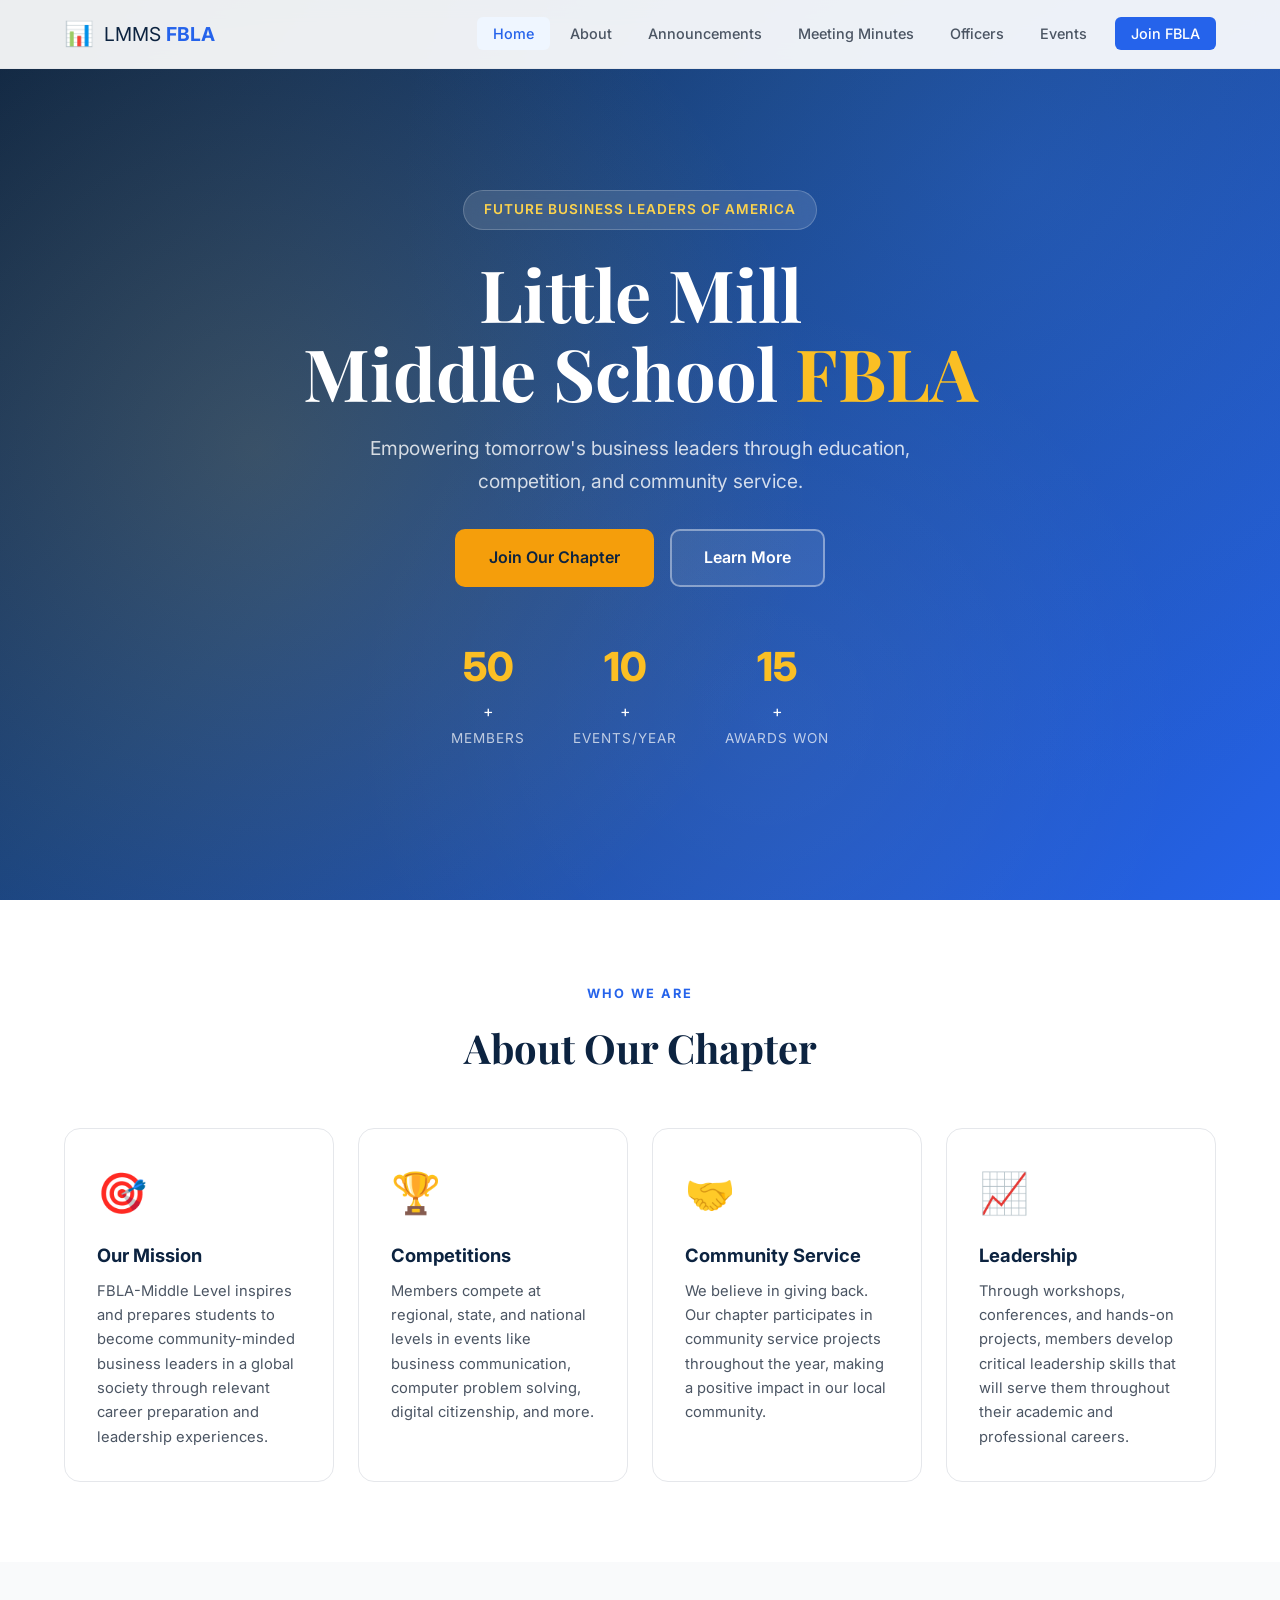
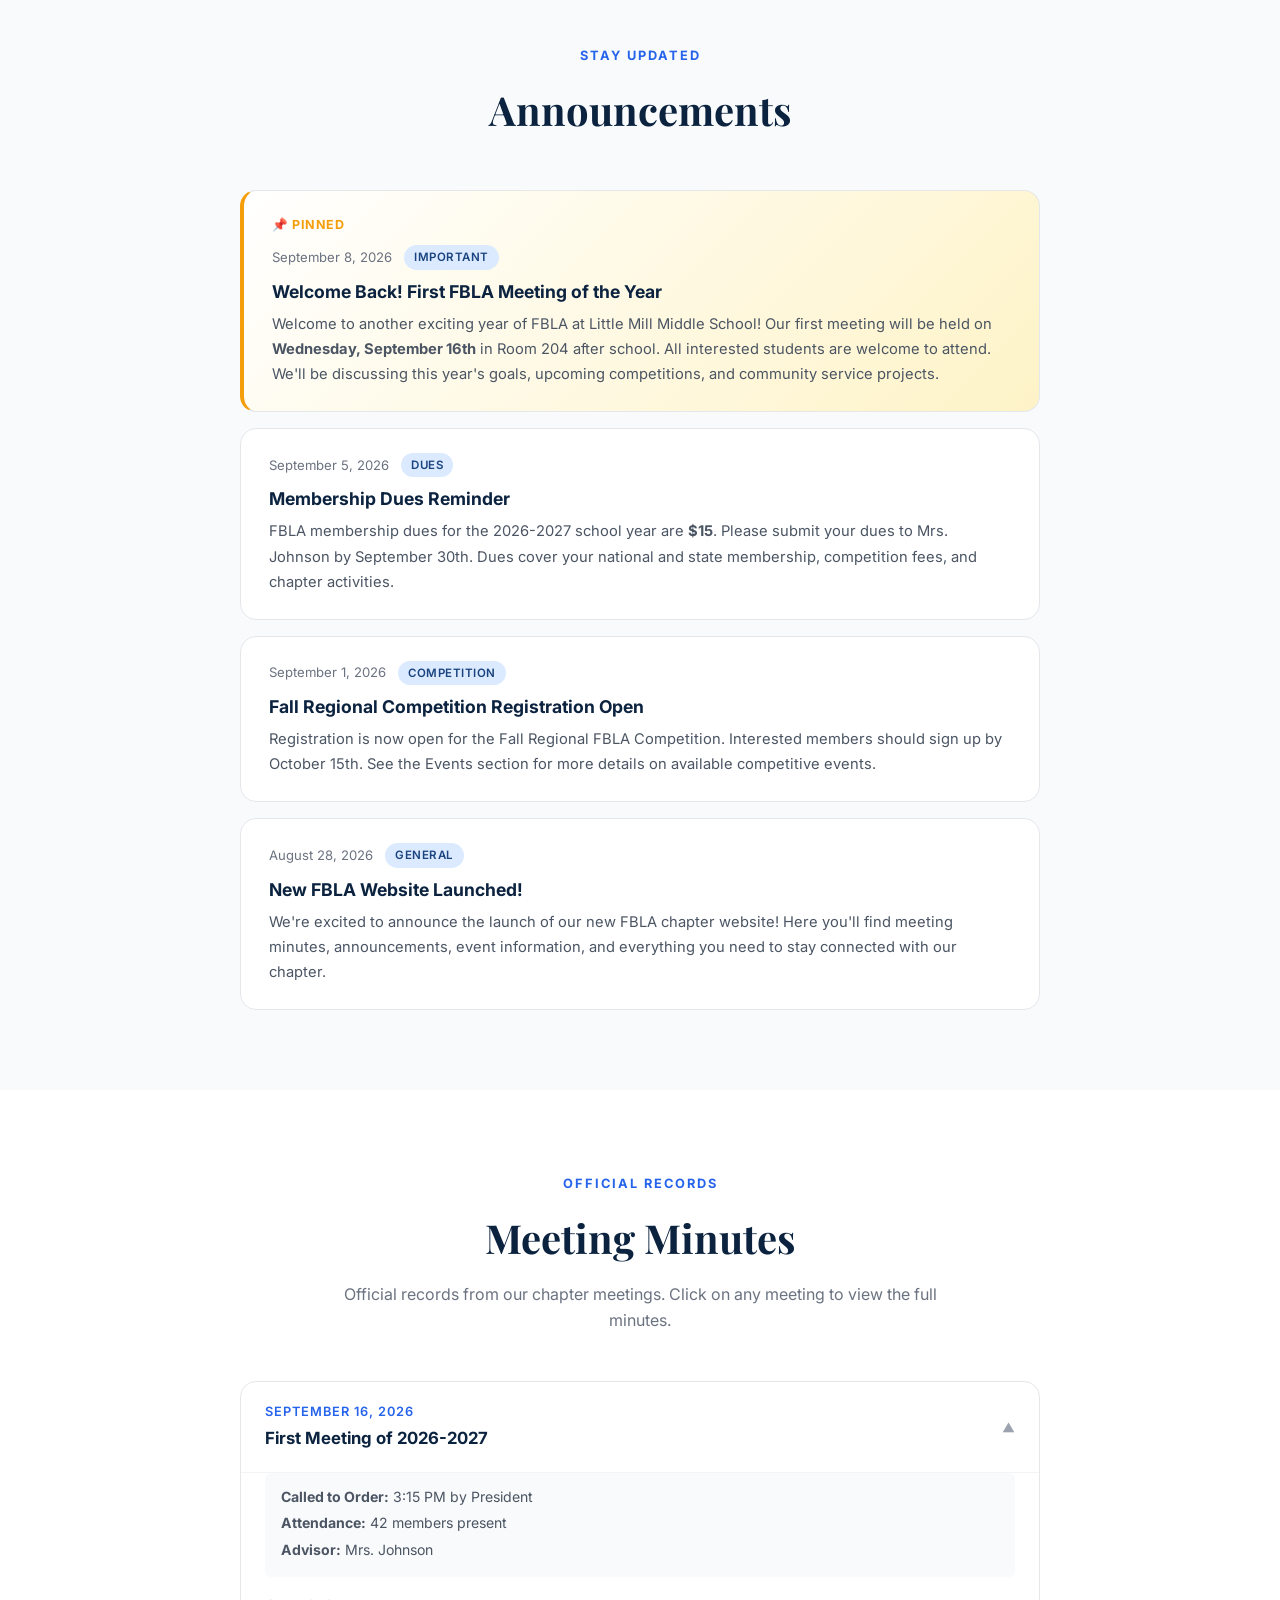
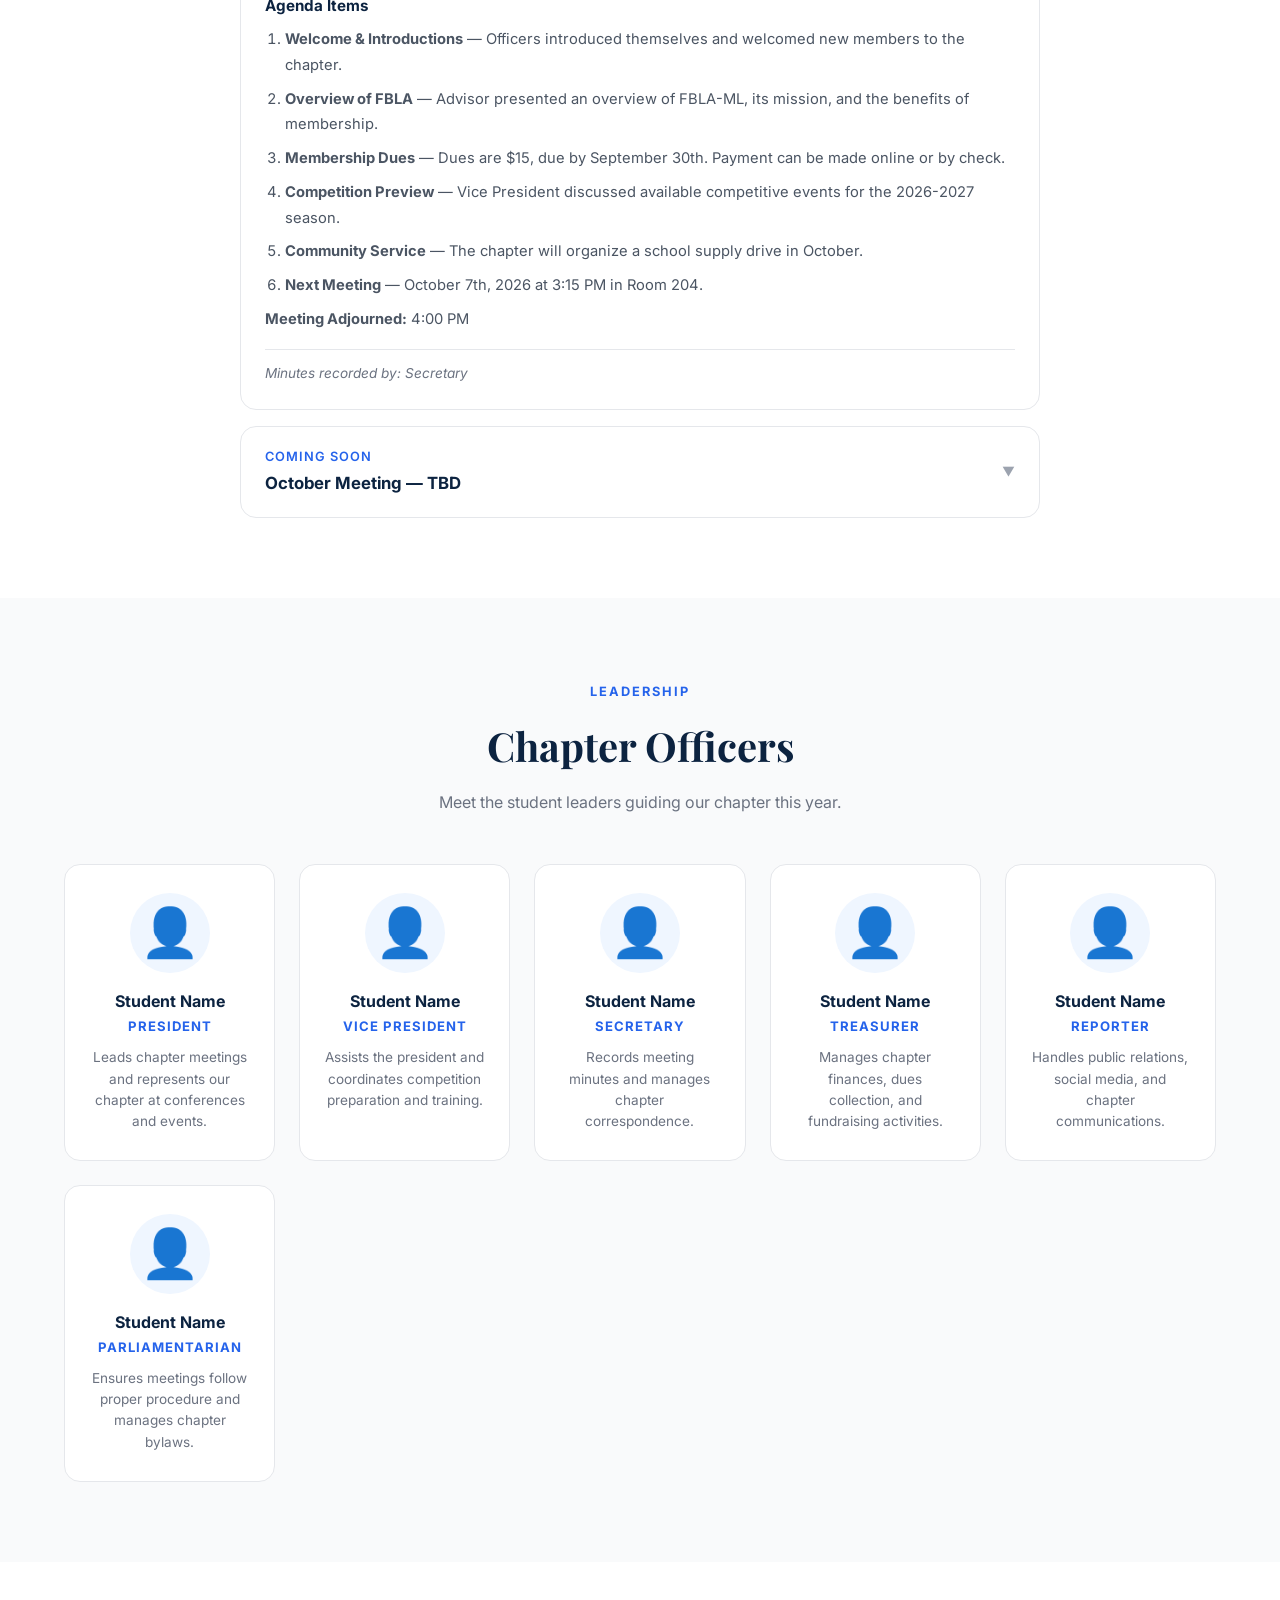
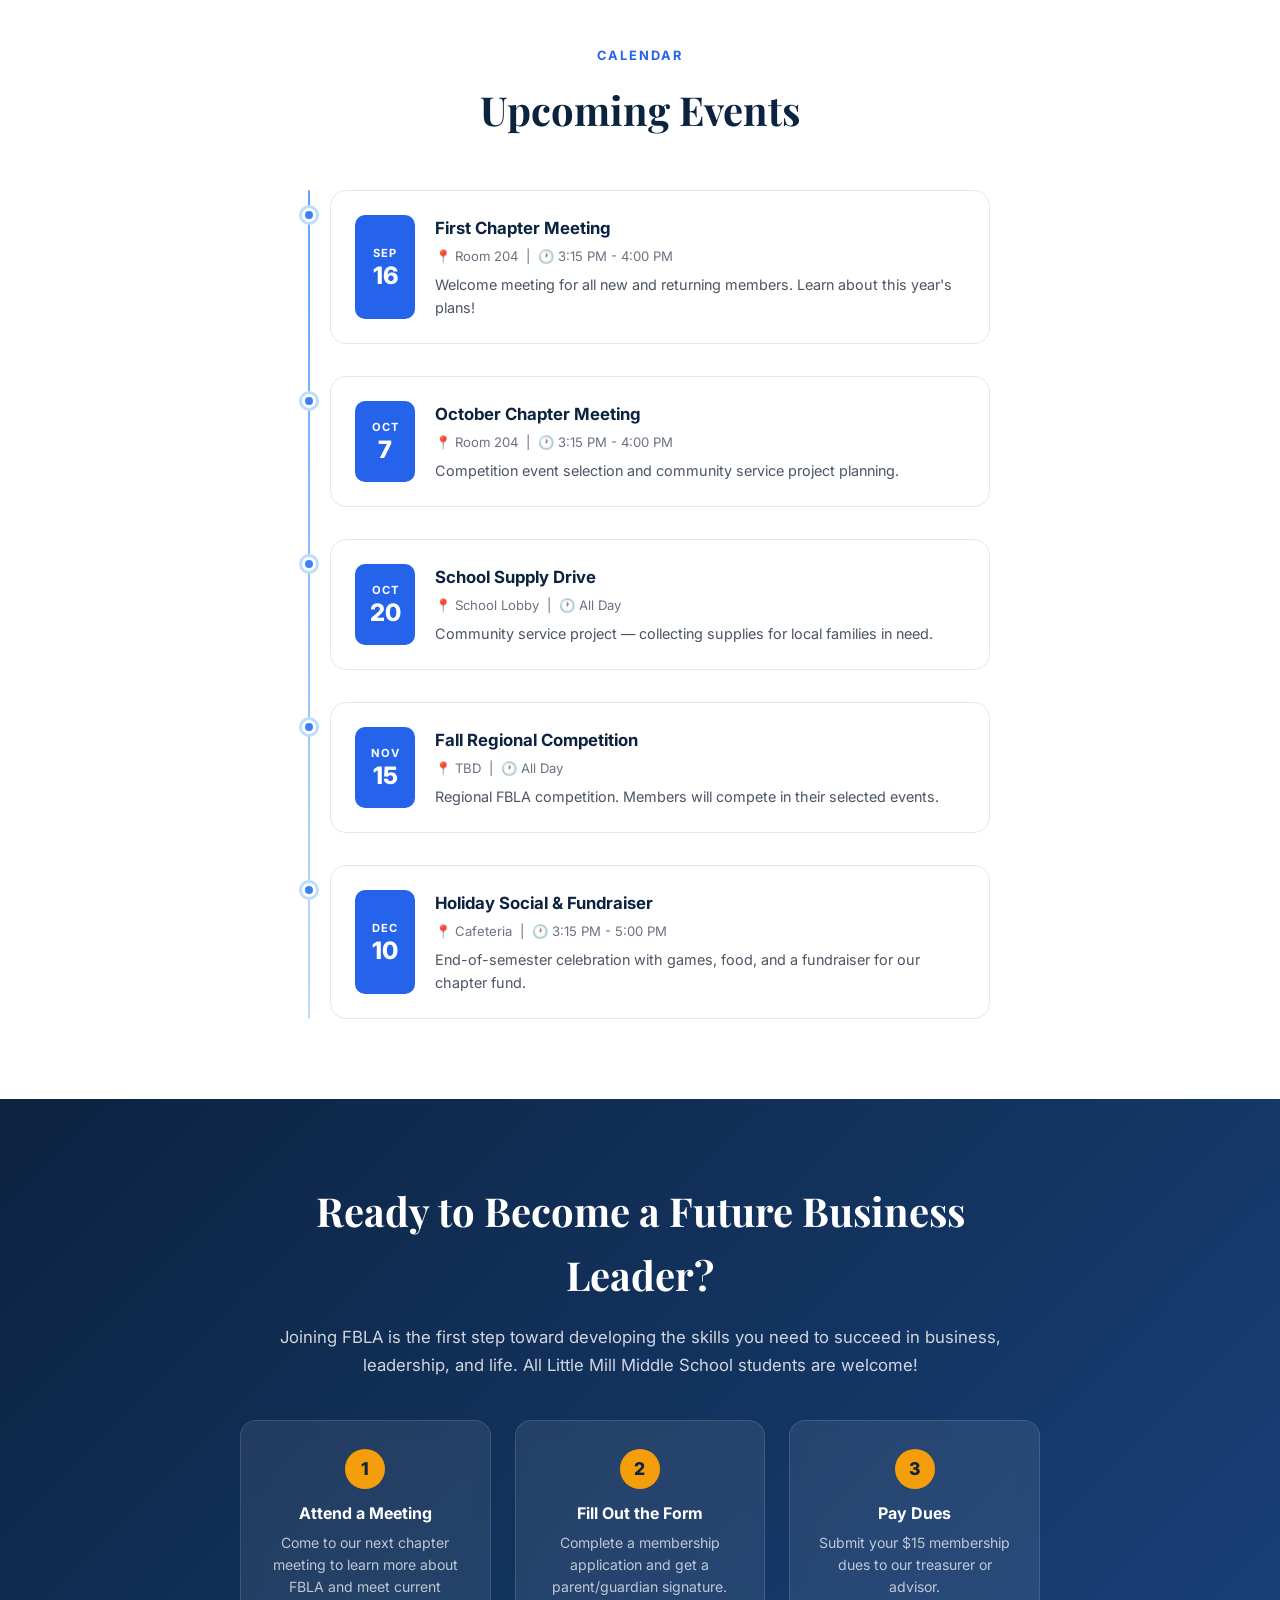
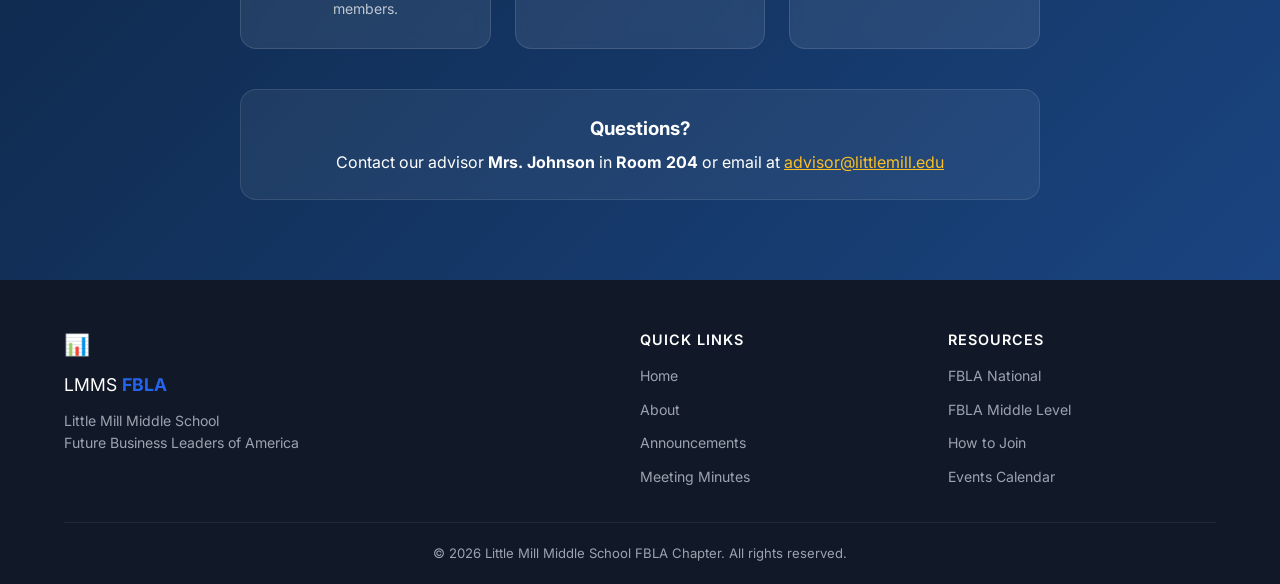
<file: index.html>
<!DOCTYPE html>
<html lang="en">
<head>
  <meta charset="UTF-8">
  <meta name="viewport" content="width=device-width, initial-scale=1.0">
  <title>Little Mill Middle School FBLA</title>
  <link rel="stylesheet" href="styles.css">
  <link rel="preconnect" href="https://fonts.googleapis.com">
  <link rel="preconnect" href="https://fonts.gstatic.com" crossorigin>
  <link href="https://fonts.googleapis.com/css2?family=Inter:wght@400;500;600;700;800&family=Playfair+Display:wght@700&display=swap" rel="stylesheet">
</head>
<body>

  <!-- ========== NAVIGATION ========== -->
  <nav class="navbar" id="navbar">
    <div class="nav-container">
      <a href="#home" class="nav-logo">
        <span class="logo-icon">📊</span>
        <span class="logo-text">LMMS <strong>FBLA</strong></span>
      </a>
      <button class="nav-toggle" id="navToggle" aria-label="Toggle navigation" aria-expanded="false">
        <span class="hamburger"></span>
      </button>
      <ul class="nav-links" id="navLinks">
        <li><a href="#home" class="nav-link active">Home</a></li>
        <li><a href="#about" class="nav-link">About</a></li>
        <li><a href="#announcements" class="nav-link">Announcements</a></li>
        <li><a href="#minutes" class="nav-link">Meeting Minutes</a></li>
        <li><a href="#officers" class="nav-link">Officers</a></li>
        <li><a href="#events" class="nav-link">Events</a></li>
        <li><a href="#join" class="nav-link nav-cta">Join FBLA</a></li>
      </ul>
    </div>
  </nav>

  <!-- ========== HERO ========== -->
  <header class="hero" id="home">
    <div class="hero-bg"></div>
    <div class="hero-content">
      <p class="hero-badge">Future Business Leaders of America</p>
      <h1 class="hero-title">Little Mill<br>Middle School <span class="highlight">FBLA</span></h1>
      <p class="hero-subtitle">Empowering tomorrow's business leaders through education, competition, and community service.</p>
      <div class="hero-actions">
        <a href="#join" class="btn btn-primary">Join Our Chapter</a>
        <a href="#about" class="btn btn-outline">Learn More</a>
      </div>
      <div class="hero-stats">
        <div class="stat">
          <span class="stat-number" data-target="50">0</span>+
          <span class="stat-label">Members</span>
        </div>
        <div class="stat">
          <span class="stat-number" data-target="10">0</span>+
          <span class="stat-label">Events/Year</span>
        </div>
        <div class="stat">
          <span class="stat-number" data-target="15">0</span>+
          <span class="stat-label">Awards Won</span>
        </div>
      </div>
    </div>
  </header>

  <!-- ========== ABOUT ========== -->
  <section class="section" id="about">
    <div class="container">
      <div class="section-header">
        <p class="section-tag">Who We Are</p>
        <h2 class="section-title">About Our Chapter</h2>
      </div>
      <div class="about-grid">
        <div class="about-card">
          <div class="about-icon">🎯</div>
          <h3>Our Mission</h3>
          <p>FBLA-Middle Level inspires and prepares students to become community-minded business leaders in a global society through relevant career preparation and leadership experiences.</p>
        </div>
        <div class="about-card">
          <div class="about-icon">🏆</div>
          <h3>Competitions</h3>
          <p>Members compete at regional, state, and national levels in events like business communication, computer problem solving, digital citizenship, and more.</p>
        </div>
        <div class="about-card">
          <div class="about-icon">🤝</div>
          <h3>Community Service</h3>
          <p>We believe in giving back. Our chapter participates in community service projects throughout the year, making a positive impact in our local community.</p>
        </div>
        <div class="about-card">
          <div class="about-icon">📈</div>
          <h3>Leadership</h3>
          <p>Through workshops, conferences, and hands-on projects, members develop critical leadership skills that will serve them throughout their academic and professional careers.</p>
        </div>
      </div>
    </div>
  </section>

  <!-- ========== ANNOUNCEMENTS ========== -->
  <section class="section section-alt" id="announcements">
    <div class="container">
      <div class="section-header">
        <p class="section-tag">Stay Updated</p>
        <h2 class="section-title">Announcements</h2>
      </div>
      <div class="announcements-list">

        <article class="announcement-card pinned">
          <div class="announcement-badge">📌 Pinned</div>
          <div class="announcement-content">
            <div class="announcement-meta">
              <time datetime="2026-09-08">September 8, 2026</time>
              <span class="announcement-category">Important</span>
            </div>
            <h3>Welcome Back! First FBLA Meeting of the Year</h3>
            <p>Welcome to another exciting year of FBLA at Little Mill Middle School! Our first meeting will be held on <strong>Wednesday, September 16th</strong> in Room 204 after school. All interested students are welcome to attend. We'll be discussing this year's goals, upcoming competitions, and community service projects.</p>
          </div>
        </article>

        <article class="announcement-card">
          <div class="announcement-content">
            <div class="announcement-meta">
              <time datetime="2026-09-05">September 5, 2026</time>
              <span class="announcement-category">Dues</span>
            </div>
            <h3>Membership Dues Reminder</h3>
            <p>FBLA membership dues for the 2026-2027 school year are <strong>$15</strong>. Please submit your dues to Mrs. Johnson by September 30th. Dues cover your national and state membership, competition fees, and chapter activities.</p>
          </div>
        </article>

        <article class="announcement-card">
          <div class="announcement-content">
            <div class="announcement-meta">
              <time datetime="2026-09-01">September 1, 2026</time>
              <span class="announcement-category">Competition</span>
            </div>
            <h3>Fall Regional Competition Registration Open</h3>
            <p>Registration is now open for the Fall Regional FBLA Competition. Interested members should sign up by October 15th. See the Events section for more details on available competitive events.</p>
          </div>
        </article>

        <article class="announcement-card">
          <div class="announcement-content">
            <div class="announcement-meta">
              <time datetime="2026-08-28">August 28, 2026</time>
              <span class="announcement-category">General</span>
            </div>
            <h3>New FBLA Website Launched!</h3>
            <p>We're excited to announce the launch of our new FBLA chapter website! Here you'll find meeting minutes, announcements, event information, and everything you need to stay connected with our chapter.</p>
          </div>
        </article>

      </div>
    </div>
  </section>

  <!-- ========== MEETING MINUTES ========== -->
  <section class="section" id="minutes">
    <div class="container">
      <div class="section-header">
        <p class="section-tag">Official Records</p>
        <h2 class="section-title">Meeting Minutes</h2>
        <p class="section-desc">Official records from our chapter meetings. Click on any meeting to view the full minutes.</p>
      </div>
      <div class="minutes-container">

        <details class="minutes-card" open>
          <summary class="minutes-header">
            <div class="minutes-info">
              <span class="minutes-date">September 16, 2026</span>
              <h3 class="minutes-title">First Meeting of 2026-2027</h3>
            </div>
            <span class="minutes-toggle">▼</span>
          </summary>
          <div class="minutes-body">
            <div class="minutes-detail">
              <p><strong>Called to Order:</strong> 3:15 PM by President</p>
              <p><strong>Attendance:</strong> 42 members present</p>
              <p><strong>Advisor:</strong> Mrs. Johnson</p>
            </div>
            <h4>Agenda Items</h4>
            <ol>
              <li><strong>Welcome &amp; Introductions</strong> — Officers introduced themselves and welcomed new members to the chapter.</li>
              <li><strong>Overview of FBLA</strong> — Advisor presented an overview of FBLA-ML, its mission, and the benefits of membership.</li>
              <li><strong>Membership Dues</strong> — Dues are $15, due by September 30th. Payment can be made online or by check.</li>
              <li><strong>Competition Preview</strong> — Vice President discussed available competitive events for the 2026-2027 season.</li>
              <li><strong>Community Service</strong> — The chapter will organize a school supply drive in October.</li>
              <li><strong>Next Meeting</strong> — October 7th, 2026 at 3:15 PM in Room 204.</li>
            </ol>
            <p><strong>Meeting Adjourned:</strong> 4:00 PM</p>
            <p class="minutes-recorder"><em>Minutes recorded by: Secretary</em></p>
          </div>
        </details>

        <details class="minutes-card">
          <summary class="minutes-header">
            <div class="minutes-info">
              <span class="minutes-date">Coming Soon</span>
              <h3 class="minutes-title">October Meeting — TBD</h3>
            </div>
            <span class="minutes-toggle">▼</span>
          </summary>
          <div class="minutes-body">
            <p>Minutes will be posted after the meeting takes place. Check back soon!</p>
          </div>
        </details>

      </div>
    </div>
  </section>

  <!-- ========== OFFICERS ========== -->
  <section class="section section-alt" id="officers">
    <div class="container">
      <div class="section-header">
        <p class="section-tag">Leadership</p>
        <h2 class="section-title">Chapter Officers</h2>
        <p class="section-desc">Meet the student leaders guiding our chapter this year.</p>
      </div>
      <div class="officers-grid">
        <div class="officer-card">
          <div class="officer-avatar">👤</div>
          <h3 class="officer-name">Student Name</h3>
          <p class="officer-role">President</p>
          <p class="officer-desc">Leads chapter meetings and represents our chapter at conferences and events.</p>
        </div>
        <div class="officer-card">
          <div class="officer-avatar">👤</div>
          <h3 class="officer-name">Student Name</h3>
          <p class="officer-role">Vice President</p>
          <p class="officer-desc">Assists the president and coordinates competition preparation and training.</p>
        </div>
        <div class="officer-card">
          <div class="officer-avatar">👤</div>
          <h3 class="officer-name">Student Name</h3>
          <p class="officer-role">Secretary</p>
          <p class="officer-desc">Records meeting minutes and manages chapter correspondence.</p>
        </div>
        <div class="officer-card">
          <div class="officer-avatar">👤</div>
          <h3 class="officer-name">Student Name</h3>
          <p class="officer-role">Treasurer</p>
          <p class="officer-desc">Manages chapter finances, dues collection, and fundraising activities.</p>
        </div>
        <div class="officer-card">
          <div class="officer-avatar">👤</div>
          <h3 class="officer-name">Student Name</h3>
          <p class="officer-role">Reporter</p>
          <p class="officer-desc">Handles public relations, social media, and chapter communications.</p>
        </div>
        <div class="officer-card">
          <div class="officer-avatar">👤</div>
          <h3 class="officer-name">Student Name</h3>
          <p class="officer-role">Parliamentarian</p>
          <p class="officer-desc">Ensures meetings follow proper procedure and manages chapter bylaws.</p>
        </div>
      </div>
    </div>
  </section>

  <!-- ========== EVENTS ========== -->
  <section class="section" id="events">
    <div class="container">
      <div class="section-header">
        <p class="section-tag">Calendar</p>
        <h2 class="section-title">Upcoming Events</h2>
      </div>
      <div class="timeline">

        <div class="timeline-item">
          <div class="timeline-marker"></div>
          <div class="timeline-content">
            <div class="event-date">
              <span class="event-month">SEP</span>
              <span class="event-day">16</span>
            </div>
            <div class="event-details">
              <h3>First Chapter Meeting</h3>
              <p class="event-time">📍 Room 204 &nbsp;|&nbsp; 🕐 3:15 PM - 4:00 PM</p>
              <p>Welcome meeting for all new and returning members. Learn about this year's plans!</p>
            </div>
          </div>
        </div>

        <div class="timeline-item">
          <div class="timeline-marker"></div>
          <div class="timeline-content">
            <div class="event-date">
              <span class="event-month">OCT</span>
              <span class="event-day">7</span>
            </div>
            <div class="event-details">
              <h3>October Chapter Meeting</h3>
              <p class="event-time">📍 Room 204 &nbsp;|&nbsp; 🕐 3:15 PM - 4:00 PM</p>
              <p>Competition event selection and community service project planning.</p>
            </div>
          </div>
        </div>

        <div class="timeline-item">
          <div class="timeline-marker"></div>
          <div class="timeline-content">
            <div class="event-date">
              <span class="event-month">OCT</span>
              <span class="event-day">20</span>
            </div>
            <div class="event-details">
              <h3>School Supply Drive</h3>
              <p class="event-time">📍 School Lobby &nbsp;|&nbsp; 🕐 All Day</p>
              <p>Community service project — collecting supplies for local families in need.</p>
            </div>
          </div>
        </div>

        <div class="timeline-item">
          <div class="timeline-marker"></div>
          <div class="timeline-content">
            <div class="event-date">
              <span class="event-month">NOV</span>
              <span class="event-day">15</span>
            </div>
            <div class="event-details">
              <h3>Fall Regional Competition</h3>
              <p class="event-time">📍 TBD &nbsp;|&nbsp; 🕐 All Day</p>
              <p>Regional FBLA competition. Members will compete in their selected events.</p>
            </div>
          </div>
        </div>

        <div class="timeline-item">
          <div class="timeline-marker"></div>
          <div class="timeline-content">
            <div class="event-date">
              <span class="event-month">DEC</span>
              <span class="event-day">10</span>
            </div>
            <div class="event-details">
              <h3>Holiday Social &amp; Fundraiser</h3>
              <p class="event-time">📍 Cafeteria &nbsp;|&nbsp; 🕐 3:15 PM - 5:00 PM</p>
              <p>End-of-semester celebration with games, food, and a fundraiser for our chapter fund.</p>
            </div>
          </div>
        </div>

      </div>
    </div>
  </section>

  <!-- ========== JOIN ========== -->
  <section class="section section-cta" id="join">
    <div class="container">
      <div class="join-content">
        <h2 class="join-title">Ready to Become a Future Business Leader?</h2>
        <p class="join-text">Joining FBLA is the first step toward developing the skills you need to succeed in business, leadership, and life. All Little Mill Middle School students are welcome!</p>
        <div class="join-steps">
          <div class="join-step">
            <div class="step-number">1</div>
            <h3>Attend a Meeting</h3>
            <p>Come to our next chapter meeting to learn more about FBLA and meet current members.</p>
          </div>
          <div class="join-step">
            <div class="step-number">2</div>
            <h3>Fill Out the Form</h3>
            <p>Complete a membership application and get a parent/guardian signature.</p>
          </div>
          <div class="join-step">
            <div class="step-number">3</div>
            <h3>Pay Dues</h3>
            <p>Submit your $15 membership dues to our treasurer or advisor.</p>
          </div>
        </div>
        <div class="join-contact">
          <h3>Questions?</h3>
          <p>Contact our advisor <strong>Mrs. Johnson</strong> in <strong>Room 204</strong> or email at <a href="mailto:advisor@littlemill.edu">advisor@littlemill.edu</a></p>
        </div>
      </div>
    </div>
  </section>

  <!-- ========== FOOTER ========== -->
  <footer class="footer">
    <div class="container">
      <div class="footer-grid">
        <div class="footer-brand">
          <span class="logo-icon">📊</span>
          <span class="logo-text">LMMS <strong>FBLA</strong></span>
          <p>Little Mill Middle School<br>Future Business Leaders of America</p>
        </div>
        <div class="footer-links">
          <h4>Quick Links</h4>
          <ul>
            <li><a href="#home">Home</a></li>
            <li><a href="#about">About</a></li>
            <li><a href="#announcements">Announcements</a></li>
            <li><a href="#minutes">Meeting Minutes</a></li>
          </ul>
        </div>
        <div class="footer-links">
          <h4>Resources</h4>
          <ul>
            <li><a href="https://www.fbla.org" target="_blank" rel="noopener">FBLA National</a></li>
            <li><a href="https://www.fbla.org/divisions/fbla-middle-level/" target="_blank" rel="noopener">FBLA Middle Level</a></li>
            <li><a href="#join">How to Join</a></li>
            <li><a href="#events">Events Calendar</a></li>
          </ul>
        </div>
      </div>
      <div class="footer-bottom">
        <p>&copy; 2026 Little Mill Middle School FBLA Chapter. All rights reserved.</p>
      </div>
    </div>
  </footer>

  <script src="script.js"></script>
</body>
</html>
</file>
<file: styles.css>
/* ========================================
   CSS Variables & Reset
   ======================================== */
:root {
  --blue-900: #0c2340;
  --blue-800: #0f3060;
  --blue-700: #1a4480;
  --blue-600: #2563eb;
  --blue-500: #3b82f6;
  --blue-400: #60a5fa;
  --blue-100: #dbeafe;
  --blue-50: #eff6ff;
  --gold-500: #f59e0b;
  --gold-400: #fbbf24;
  --gold-300: #fcd34d;
  --gold-100: #fef3c7;
  --gray-900: #111827;
  --gray-800: #1f2937;
  --gray-700: #374151;
  --gray-600: #4b5563;
  --gray-500: #6b7280;
  --gray-400: #9ca3af;
  --gray-300: #d1d5db;
  --gray-200: #e5e7eb;
  --gray-100: #f3f4f6;
  --gray-50: #f9fafb;
  --white: #ffffff;
  --red-500: #ef4444;
  --green-500: #22c55e;

  --font-body: 'Inter', system-ui, -apple-system, sans-serif;
  --font-display: 'Playfair Display', Georgia, serif;

  --shadow-sm: 0 1px 2px rgba(0,0,0,0.05);
  --shadow-md: 0 4px 6px -1px rgba(0,0,0,0.08), 0 2px 4px -2px rgba(0,0,0,0.05);
  --shadow-lg: 0 10px 15px -3px rgba(0,0,0,0.08), 0 4px 6px -4px rgba(0,0,0,0.05);
  --shadow-xl: 0 20px 25px -5px rgba(0,0,0,0.1), 0 8px 10px -6px rgba(0,0,0,0.05);

  --radius-sm: 6px;
  --radius-md: 10px;
  --radius-lg: 16px;
  --radius-xl: 24px;

  --transition: 0.3s cubic-bezier(0.4, 0, 0.2, 1);
}

*,
*::before,
*::after {
  margin: 0;
  padding: 0;
  box-sizing: border-box;
}

html {
  scroll-behavior: smooth;
  scroll-padding-top: 80px;
}

body {
  font-family: var(--font-body);
  color: var(--gray-800);
  line-height: 1.6;
  background: var(--white);
  -webkit-font-smoothing: antialiased;
}

img {
  max-width: 100%;
  display: block;
}

a {
  text-decoration: none;
  color: inherit;
}

ul {
  list-style: none;
}

.container {
  width: 100%;
  max-width: 1200px;
  margin: 0 auto;
  padding: 0 24px;
}

/* ========================================
   Navbar
   ======================================== */
.navbar {
  position: fixed;
  top: 0;
  left: 0;
  right: 0;
  z-index: 1000;
  background: rgba(255,255,255,0.92);
  backdrop-filter: blur(12px);
  -webkit-backdrop-filter: blur(12px);
  border-bottom: 1px solid var(--gray-200);
  transition: var(--transition);
}

.navbar.scrolled {
  box-shadow: var(--shadow-md);
}

.nav-container {
  max-width: 1200px;
  margin: 0 auto;
  padding: 0 24px;
  display: flex;
  align-items: center;
  justify-content: space-between;
  height: 68px;
}

.nav-logo {
  display: flex;
  align-items: center;
  gap: 10px;
  font-size: 1.2rem;
  color: var(--blue-900);
  transition: var(--transition);
}

.logo-icon {
  font-size: 1.5rem;
}

.logo-text strong {
  color: var(--blue-600);
}

.nav-links {
  display: flex;
  align-items: center;
  gap: 4px;
}

.nav-link {
  padding: 8px 16px;
  border-radius: var(--radius-sm);
  font-size: 0.9rem;
  font-weight: 500;
  color: var(--gray-600);
  transition: var(--transition);
  position: relative;
}

.nav-link:hover,
.nav-link.active {
  color: var(--blue-600);
  background: var(--blue-50);
}

.nav-cta {
  background: var(--blue-600) !important;
  color: var(--white) !important;
  margin-left: 8px;
}

.nav-cta:hover {
  background: var(--blue-700) !important;
}

.nav-toggle {
  display: none;
  background: none;
  border: none;
  cursor: pointer;
  padding: 8px;
}

.hamburger {
  display: block;
  width: 24px;
  height: 2px;
  background: var(--gray-700);
  position: relative;
  transition: var(--transition);
}

.hamburger::before,
.hamburger::after {
  content: '';
  position: absolute;
  left: 0;
  width: 24px;
  height: 2px;
  background: var(--gray-700);
  transition: var(--transition);
}

.hamburger::before { top: -7px; }
.hamburger::after { top: 7px; }

/* Mobile Nav */
@media (max-width: 900px) {
  .nav-toggle {
    display: block;
    z-index: 10;
  }

  .nav-links {
    position: fixed;
    top: 0;
    right: 0;
    width: min(320px, 85vw);
    height: 100dvh;
    flex-direction: column;
    align-items: stretch;
    background: var(--white);
    padding: 80px 24px 24px;
    gap: 4px;
    transform: translateX(100%);
    transition: transform 0.35s cubic-bezier(0.4, 0, 0.2, 1);
    box-shadow: -4px 0 20px rgba(0,0,0,0.1);
  }

  .nav-links.open {
    transform: translateX(0);
  }

  .nav-link {
    padding: 12px 16px;
    font-size: 1rem;
  }

  .nav-cta {
    text-align: center;
    margin-left: 0;
    margin-top: 8px;
  }

  .nav-toggle.active .hamburger {
    background: transparent;
  }

  .nav-toggle.active .hamburger::before {
    transform: rotate(45deg);
    top: 0;
  }

  .nav-toggle.active .hamburger::after {
    transform: rotate(-45deg);
    top: 0;
  }
}

/* ========================================
   Hero
   ======================================== */
.hero {
  position: relative;
  min-height: 100vh;
  display: flex;
  align-items: center;
  justify-content: center;
  overflow: hidden;
  padding: 100px 24px 60px;
}

.hero-bg {
  position: absolute;
  inset: 0;
  background: linear-gradient(135deg, var(--blue-900) 0%, var(--blue-700) 40%, var(--blue-600) 100%);
  z-index: -2;
}

.hero-bg::after {
  content: '';
  position: absolute;
  inset: 0;
  background:
    radial-gradient(circle at 20% 50%, rgba(251, 191, 36, 0.15) 0%, transparent 50%),
    radial-gradient(circle at 80% 20%, rgba(59, 130, 246, 0.2) 0%, transparent 50%),
    radial-gradient(circle at 60% 80%, rgba(255, 255, 255, 0.05) 0%, transparent 40%);
}

.hero-content {
  text-align: center;
  max-width: 800px;
  animation: fadeInUp 0.8s ease-out;
}

.hero-badge {
  display: inline-block;
  padding: 8px 20px;
  background: rgba(255,255,255,0.12);
  border: 1px solid rgba(255,255,255,0.2);
  border-radius: 50px;
  color: var(--gold-300);
  font-size: 0.85rem;
  font-weight: 600;
  letter-spacing: 1px;
  text-transform: uppercase;
  margin-bottom: 24px;
  backdrop-filter: blur(8px);
}

.hero-title {
  font-family: var(--font-display);
  font-size: clamp(2.5rem, 6vw, 4.5rem);
  font-weight: 700;
  color: var(--white);
  line-height: 1.1;
  margin-bottom: 20px;
}

.hero-title .highlight {
  color: var(--gold-400);
}

.hero-subtitle {
  font-size: clamp(1rem, 2vw, 1.2rem);
  color: rgba(255,255,255,0.8);
  max-width: 600px;
  margin: 0 auto 32px;
  line-height: 1.7;
}

.hero-actions {
  display: flex;
  gap: 16px;
  justify-content: center;
  flex-wrap: wrap;
  margin-bottom: 48px;
}

.btn {
  display: inline-flex;
  align-items: center;
  padding: 14px 32px;
  border-radius: var(--radius-md);
  font-size: 1rem;
  font-weight: 600;
  cursor: pointer;
  transition: var(--transition);
  border: 2px solid transparent;
}

.btn-primary {
  background: var(--gold-500);
  color: var(--blue-900);
}

.btn-primary:hover {
  background: var(--gold-400);
  transform: translateY(-2px);
  box-shadow: 0 8px 25px rgba(245, 158, 11, 0.35);
}

.btn-outline {
  border-color: rgba(255,255,255,0.4);
  color: var(--white);
  background: rgba(255,255,255,0.08);
}

.btn-outline:hover {
  background: rgba(255,255,255,0.15);
  border-color: rgba(255,255,255,0.6);
}

.hero-stats {
  display: flex;
  justify-content: center;
  gap: 48px;
  flex-wrap: wrap;
}

.stat {
  color: var(--white);
  text-align: center;
}

.stat-number {
  font-size: 2.5rem;
  font-weight: 800;
  color: var(--gold-400);
  display: block;
}

.stat-label {
  font-size: 0.85rem;
  color: rgba(255,255,255,0.7);
  text-transform: uppercase;
  letter-spacing: 1px;
  display: block;
  margin-top: 4px;
}

/* ========================================
   Sections
   ======================================== */
.section {
  padding: 80px 0;
}

.section-alt {
  background: var(--gray-50);
}

.section-header {
  text-align: center;
  margin-bottom: 48px;
}

.section-tag {
  display: inline-block;
  font-size: 0.8rem;
  font-weight: 700;
  text-transform: uppercase;
  letter-spacing: 2px;
  color: var(--blue-600);
  margin-bottom: 12px;
}

.section-title {
  font-family: var(--font-display);
  font-size: clamp(1.8rem, 4vw, 2.5rem);
  color: var(--blue-900);
  margin-bottom: 12px;
}

.section-desc {
  color: var(--gray-500);
  max-width: 600px;
  margin: 0 auto;
}

/* ========================================
   About Section
   ======================================== */
.about-grid {
  display: grid;
  grid-template-columns: repeat(auto-fit, minmax(260px, 1fr));
  gap: 24px;
}

.about-card {
  background: var(--white);
  border: 1px solid var(--gray-200);
  border-radius: var(--radius-lg);
  padding: 32px;
  transition: var(--transition);
}

.about-card:hover {
  transform: translateY(-4px);
  box-shadow: var(--shadow-lg);
  border-color: var(--blue-200, #bfdbfe);
}

.about-icon {
  font-size: 2.5rem;
  margin-bottom: 16px;
}

.about-card h3 {
  font-size: 1.15rem;
  color: var(--blue-900);
  margin-bottom: 8px;
}

.about-card p {
  color: var(--gray-600);
  font-size: 0.92rem;
  line-height: 1.65;
}

/* ========================================
   Announcements
   ======================================== */
.announcements-list {
  display: flex;
  flex-direction: column;
  gap: 16px;
  max-width: 800px;
  margin: 0 auto;
}

.announcement-card {
  background: var(--white);
  border: 1px solid var(--gray-200);
  border-radius: var(--radius-lg);
  padding: 24px 28px;
  transition: var(--transition);
}

.announcement-card:hover {
  box-shadow: var(--shadow-md);
}

.announcement-card.pinned {
  border-left: 4px solid var(--gold-500);
  background: linear-gradient(135deg, var(--white), var(--gold-100));
}

.announcement-badge {
  font-size: 0.78rem;
  font-weight: 700;
  color: var(--gold-500);
  margin-bottom: 10px;
  text-transform: uppercase;
  letter-spacing: 0.5px;
}

.announcement-meta {
  display: flex;
  align-items: center;
  gap: 12px;
  margin-bottom: 8px;
  flex-wrap: wrap;
}

.announcement-meta time {
  font-size: 0.82rem;
  color: var(--gray-500);
}

.announcement-category {
  font-size: 0.72rem;
  font-weight: 600;
  text-transform: uppercase;
  letter-spacing: 0.5px;
  padding: 3px 10px;
  border-radius: 50px;
  background: var(--blue-100);
  color: var(--blue-700);
}

.announcement-content h3 {
  font-size: 1.1rem;
  color: var(--blue-900);
  margin-bottom: 6px;
}

.announcement-content p {
  color: var(--gray-600);
  font-size: 0.92rem;
  line-height: 1.7;
}

/* ========================================
   Meeting Minutes
   ======================================== */
.minutes-container {
  display: flex;
  flex-direction: column;
  gap: 16px;
  max-width: 800px;
  margin: 0 auto;
}

.minutes-card {
  background: var(--white);
  border: 1px solid var(--gray-200);
  border-radius: var(--radius-lg);
  overflow: hidden;
  transition: var(--transition);
}

.minutes-card:hover {
  box-shadow: var(--shadow-md);
}

.minutes-header {
  display: flex;
  align-items: center;
  justify-content: space-between;
  padding: 20px 24px;
  cursor: pointer;
  user-select: none;
  list-style: none;
}

.minutes-header::-webkit-details-marker {
  display: none;
}

.minutes-info {
  display: flex;
  flex-direction: column;
  gap: 2px;
}

.minutes-date {
  font-size: 0.8rem;
  font-weight: 600;
  text-transform: uppercase;
  letter-spacing: 1px;
  color: var(--blue-600);
}

.minutes-title {
  font-size: 1.05rem;
  color: var(--blue-900);
}

.minutes-toggle {
  font-size: 0.8rem;
  color: var(--gray-400);
  transition: transform 0.3s ease;
}

.minutes-card[open] .minutes-toggle {
  transform: rotate(180deg);
}

.minutes-body {
  padding: 0 24px 24px;
  border-top: 1px solid var(--gray-100);
  color: var(--gray-600);
  font-size: 0.92rem;
  line-height: 1.75;
}

.minutes-body h4 {
  color: var(--blue-900);
  margin: 16px 0 8px;
  font-size: 0.95rem;
}

.minutes-body ol {
  padding-left: 20px;
}

.minutes-body ol li {
  margin-bottom: 8px;
}

.minutes-detail {
  padding: 12px 16px;
  background: var(--gray-50);
  border-radius: var(--radius-sm);
  margin-bottom: 12px;
}

.minutes-detail p {
  margin-bottom: 2px;
  font-size: 0.88rem;
}

.minutes-recorder {
  margin-top: 16px;
  padding-top: 12px;
  border-top: 1px solid var(--gray-200);
  font-size: 0.85rem;
  color: var(--gray-500);
}

/* ========================================
   Officers
   ======================================== */
.officers-grid {
  display: grid;
  grid-template-columns: repeat(auto-fit, minmax(200px, 1fr));
  gap: 24px;
}

.officer-card {
  background: var(--white);
  border: 1px solid var(--gray-200);
  border-radius: var(--radius-lg);
  padding: 28px 24px;
  text-align: center;
  transition: var(--transition);
}

.officer-card:hover {
  transform: translateY(-4px);
  box-shadow: var(--shadow-lg);
}

.officer-avatar {
  font-size: 3rem;
  margin-bottom: 12px;
  display: flex;
  align-items: center;
  justify-content: center;
  width: 80px;
  height: 80px;
  background: var(--blue-50);
  border-radius: 50%;
  margin: 0 auto 16px;
}

.officer-name {
  font-size: 1rem;
  color: var(--blue-900);
  margin-bottom: 2px;
}

.officer-role {
  font-size: 0.82rem;
  font-weight: 700;
  text-transform: uppercase;
  letter-spacing: 1px;
  color: var(--blue-600);
  margin-bottom: 10px;
}

.officer-desc {
  font-size: 0.85rem;
  color: var(--gray-500);
  line-height: 1.55;
}

/* ========================================
   Events Timeline
   ======================================== */
.timeline {
  max-width: 700px;
  margin: 0 auto;
  position: relative;
  padding-left: 40px;
}

.timeline::before {
  content: '';
  position: absolute;
  left: 18px;
  top: 0;
  bottom: 0;
  width: 2px;
  background: linear-gradient(to bottom, var(--blue-400), var(--blue-200, #bfdbfe));
  border-radius: 2px;
}

.timeline-item {
  position: relative;
  margin-bottom: 32px;
}

.timeline-item:last-child {
  margin-bottom: 0;
}

.timeline-marker {
  position: absolute;
  left: -28px;
  top: 18px;
  width: 14px;
  height: 14px;
  background: var(--blue-500);
  border: 3px solid var(--white);
  border-radius: 50%;
  box-shadow: 0 0 0 3px var(--blue-200, #bfdbfe);
}

.timeline-content {
  background: var(--white);
  border: 1px solid var(--gray-200);
  border-radius: var(--radius-lg);
  padding: 24px;
  display: flex;
  gap: 20px;
  transition: var(--transition);
}

.timeline-content:hover {
  box-shadow: var(--shadow-md);
}

.event-date {
  display: flex;
  flex-direction: column;
  align-items: center;
  justify-content: center;
  min-width: 60px;
  padding: 8px 12px;
  background: var(--blue-600);
  border-radius: var(--radius-md);
  color: var(--white);
  text-align: center;
  flex-shrink: 0;
}

.event-month {
  font-size: 0.7rem;
  font-weight: 700;
  text-transform: uppercase;
  letter-spacing: 1px;
}

.event-day {
  font-size: 1.5rem;
  font-weight: 800;
  line-height: 1.1;
}

.event-details h3 {
  font-size: 1.05rem;
  color: var(--blue-900);
  margin-bottom: 4px;
}

.event-time {
  font-size: 0.82rem;
  color: var(--gray-500);
  margin-bottom: 6px;
}

.event-details > p:last-child {
  color: var(--gray-600);
  font-size: 0.9rem;
  line-height: 1.6;
}

@media (max-width: 500px) {
  .timeline-content {
    flex-direction: column;
    gap: 12px;
  }
  .event-date {
    flex-direction: row;
    gap: 6px;
    width: fit-content;
    padding: 6px 16px;
  }
}

/* ========================================
   Join / CTA Section
   ======================================== */
.section-cta {
  background: linear-gradient(135deg, var(--blue-900), var(--blue-700));
  color: var(--white);
  padding: 80px 0;
}

.join-content {
  text-align: center;
  max-width: 800px;
  margin: 0 auto;
}

.join-title {
  font-family: var(--font-display);
  font-size: clamp(1.8rem, 4vw, 2.5rem);
  margin-bottom: 16px;
}

.join-text {
  font-size: 1.05rem;
  color: rgba(255,255,255,0.8);
  margin-bottom: 40px;
  line-height: 1.7;
}

.join-steps {
  display: grid;
  grid-template-columns: repeat(auto-fit, minmax(200px, 1fr));
  gap: 24px;
  margin-bottom: 40px;
}

.join-step {
  background: rgba(255,255,255,0.08);
  border: 1px solid rgba(255,255,255,0.12);
  border-radius: var(--radius-lg);
  padding: 28px 20px;
  text-align: center;
  backdrop-filter: blur(8px);
}

.step-number {
  width: 40px;
  height: 40px;
  background: var(--gold-500);
  color: var(--blue-900);
  border-radius: 50%;
  display: flex;
  align-items: center;
  justify-content: center;
  font-weight: 800;
  font-size: 1.1rem;
  margin: 0 auto 12px;
}

.join-step h3 {
  font-size: 1rem;
  margin-bottom: 6px;
}

.join-step p {
  font-size: 0.88rem;
  color: rgba(255,255,255,0.7);
  line-height: 1.55;
}

.join-contact {
  padding: 24px;
  background: rgba(255,255,255,0.06);
  border: 1px solid rgba(255,255,255,0.1);
  border-radius: var(--radius-lg);
}

.join-contact h3 {
  margin-bottom: 6px;
}

.join-contact a {
  color: var(--gold-400);
  text-decoration: underline;
}

.join-contact a:hover {
  color: var(--gold-300);
}

/* ========================================
   Footer
   ======================================== */
.footer {
  background: var(--gray-900);
  color: var(--gray-400);
  padding: 48px 0 0;
}

.footer-grid {
  display: grid;
  grid-template-columns: 2fr 1fr 1fr;
  gap: 40px;
  padding-bottom: 32px;
}

@media (max-width: 700px) {
  .footer-grid {
    grid-template-columns: 1fr;
    gap: 28px;
  }
}

.footer-brand {
  display: flex;
  flex-direction: column;
  gap: 10px;
}

.footer-brand .logo-icon {
  font-size: 1.3rem;
}

.footer-brand .logo-text {
  font-size: 1.1rem;
  color: var(--white);
}

.footer-brand p {
  font-size: 0.88rem;
  line-height: 1.6;
}

.footer-links h4 {
  color: var(--white);
  font-size: 0.9rem;
  font-weight: 600;
  margin-bottom: 12px;
  text-transform: uppercase;
  letter-spacing: 1px;
}

.footer-links ul {
  display: flex;
  flex-direction: column;
  gap: 8px;
}

.footer-links a {
  font-size: 0.88rem;
  transition: var(--transition);
}

.footer-links a:hover {
  color: var(--white);
}

.footer-bottom {
  border-top: 1px solid var(--gray-800);
  padding: 20px 0;
  text-align: center;
  font-size: 0.82rem;
}

/* ========================================
   Animations
   ======================================== */
@keyframes fadeInUp {
  from {
    opacity: 0;
    transform: translateY(30px);
  }
  to {
    opacity: 1;
    transform: translateY(0);
  }
}

.fade-in {
  opacity: 0;
  transform: translateY(20px);
  transition: opacity 0.6s ease-out, transform 0.6s ease-out;
}

.fade-in.visible {
  opacity: 1;
  transform: translateY(0);
}
</file>
